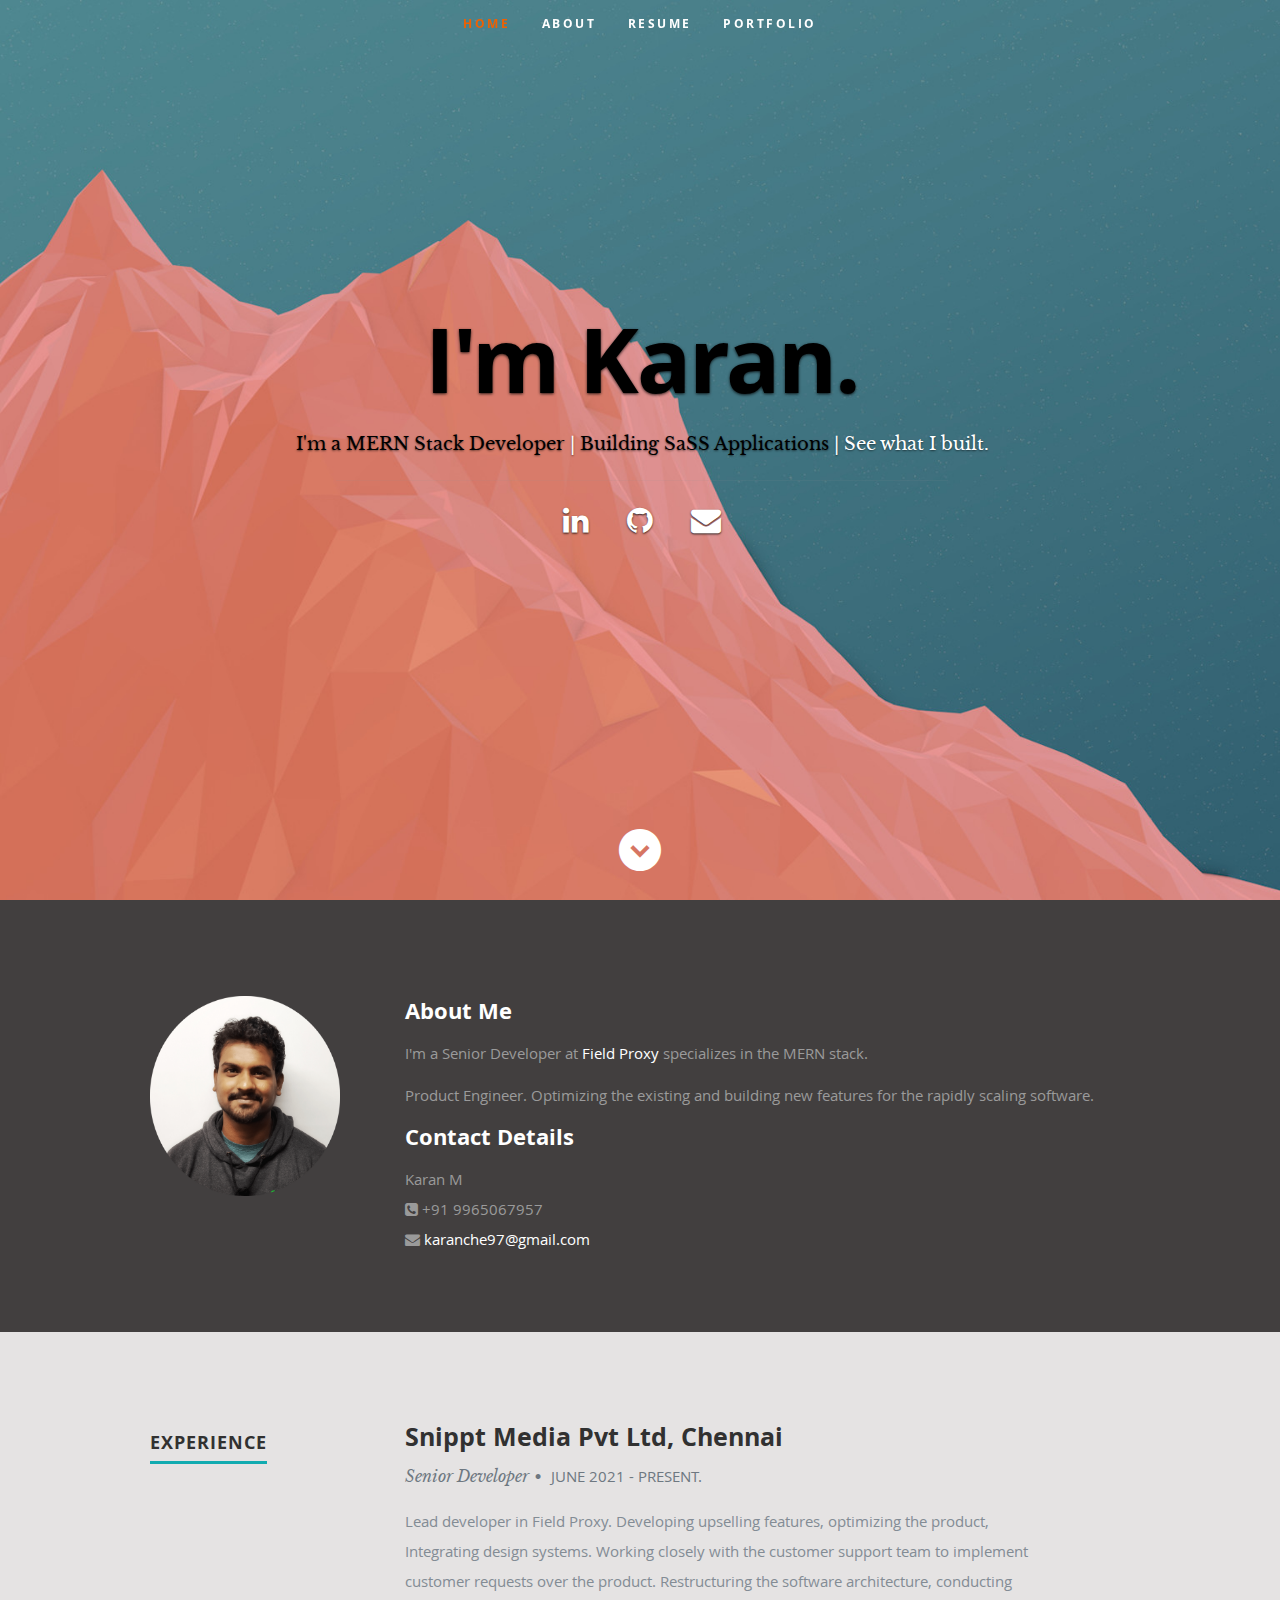
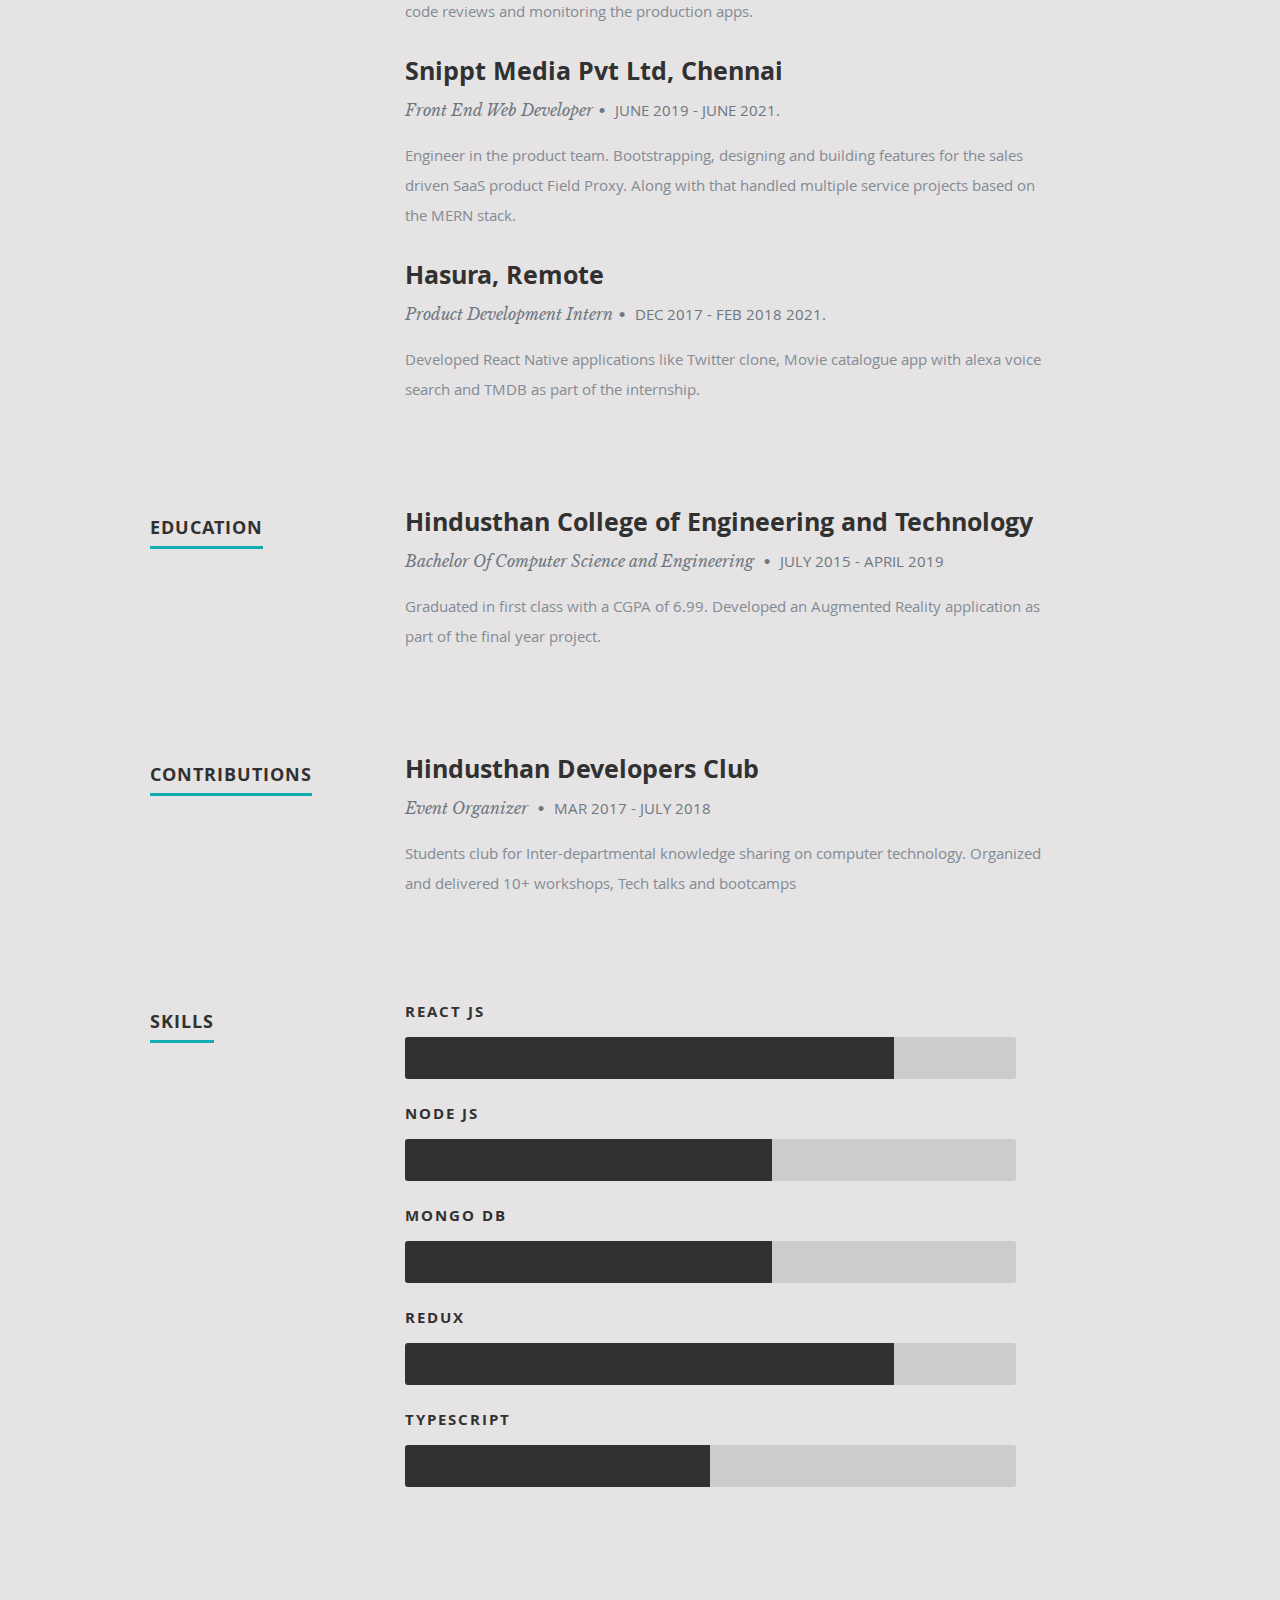
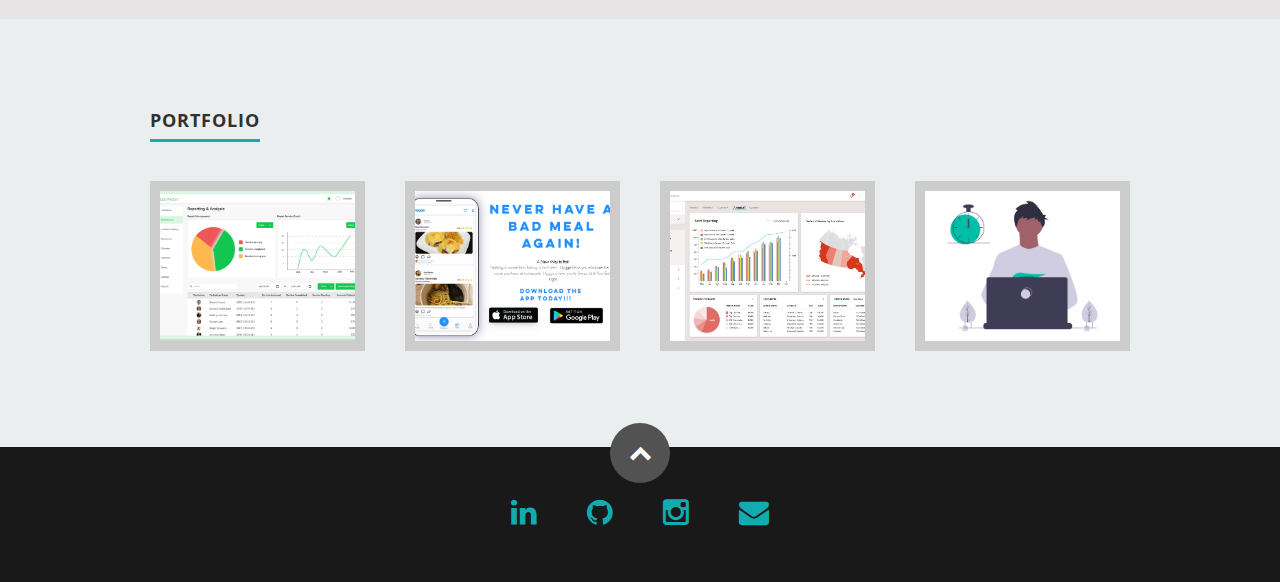
<file: index.html>
<!DOCTYPE html>
<!--[if lt IE 8 ]><html class="no-js ie ie7" lang="en"> <![endif]-->
<!--[if IE 8 ]><html class="no-js ie ie8" lang="en"> <![endif]-->
<!--[if (gte IE 8)|!(IE)]><!-->
<html class="no-js" lang="en">
<!--<![endif]-->

<head>

   <!--- Basic Page Needs
   ================================================== -->
   <meta charset="utf-8">
   <title>Karan</title>
   <meta name="description" content="">
   <meta name="author" content="karan">

   <!-- Mobile Specific Metas
   ================================================== -->
   <meta name="viewport" content="width=device-width, initial-scale=1, maximum-scale=1">

   <!-- CSS
    ================================================== -->
   <link rel="stylesheet" href="css/default.css">
   <link rel="stylesheet" href="css/layout.css">
   <link rel="stylesheet" href="css/media-queries.css">
   <link rel="stylesheet" href="css/magnific-popup.css">

   <!-- Script
   ================================================== -->
   <script src="js/modernizr.js"></script>

   <!-- Favicons
	================================================== -->
   <link rel="shortcut icon" href="favicon.png">

</head>

<body>

   <!-- Header
   ================================================== -->
   <header id="home">

      <nav id="nav-wrap">

         <a class="mobile-btn" href="#nav-wrap" title="Show navigation">Show navigation</a>
         <a class="mobile-btn" href="#" title="Hide navigation">Hide navigation</a>

         <ul id="nav" class="nav">
            <li class="current"><a class="smoothscroll" href="#home">Home</a></li>
            <li><a class="smoothscroll" href="#about">About</a></li>
            <li><a class="smoothscroll" href="#resume">Resume</a></li>
            <!--  <li><a class="smoothscroll" href="#portfolio">Works</a></li>
            <li><a class="smoothscroll" href="#testimonials">Testimonials</a></li> -->
            <li><a class="smoothscroll" href="#portfolio">Portfolio</a></li>
         </ul> <!-- end #nav -->

      </nav> <!-- end #nav-wrap -->

      <div class="row banner">
         <div class="banner-text">
            <h1 class="responsive-headline" style="color:black;">I'm Karan.</h1>
            <h3 style="color:black;">I'm a MERN Stack Developer<span> | </span> Building SaSS
               Applications <a class="smoothscroll" href="#portfolio"> | See what I built.</a>
            </h3>
            <hr />
            <ul class="social">
               <li><a target="_blank" rel="noopener noreferrer" href="https://www.linkedin.com/in/karanche/"><i
                        class="fa fa-linkedin"></i></a></li>
               <li><a target="_blank" rel="noopener noreferrer" href="https://github.com/KaranChe97"><i
                        class="fa fa-github"></i></a></li>
               <li><a target="_blank" rel="noopener noreferrer" href="mailto:karanche97@gmail.com"><i
                        class="fa fa-envelope"></i></a></li>
               <!-- <li><a target="_blank" rel="noopener noreferrer" href="https://www.instagram.com/karan__che/"><i
                        class="fa fa-instagram"></i></a></li> -->
            </ul>
         </div>
      </div>

      <p class="scrolldown">
         <a class="smoothscroll" href="#about"><i class="icon-down-circle"></i></a>
      </p>

   </header> <!-- Header End -->


   <!-- About Section
   ================================================== -->
   <section id="about">

      <div class="row">

         <div class="three columns">

            <img class="profile-pic" src="images/profile.png" alt="profile-pic" />

         </div>


         <div class="nine columns main-col">

            <h2>About Me</h2>

            <p> I'm a Senior Developer at <a target="_blank" href="https://fieldproxy.com/">
                  Field Proxy </a> specializes in the MERN stack. </p>
            <p>
               Product Engineer. Optimizing the existing and building new features for the rapidly scaling software.
            </p>
            <div class="row">

               <div class="columns contact-details">

                  <h2>Contact Details</h2>
                  <p class="address">
                     <span>Karan M</span><br />
                     <i class="fa fa-phone-square"></i> <span>+91 9965067957</span><br>
                     <i class="fa fa-envelope"></i> <a href="mailto:karanche97@gmail.com">
                        <span>karanche97@gmail.com</span> </a>
                     </span>
                  </p>
               </div>

            </div> <!-- end row -->

         </div> <!-- end .main-col -->
         <!-- <div class="columns download">
            <p>
               <a href="images/MyResume.pdf" class="button"><i class="fa fa-download"></i>Download Resume</a>
            </p>
         </div> -->
      </div>

   </section> <!-- About Section End-->


   <!-- Resume Section
   ================================================== -->
   <section id="resume">

      <!-- Education
      ----------------------------------------------- -->
      <div class="row education">

         <div class="three columns header-col">
            <h1><span>Experience</span></h1>
         </div>

         <div class="nine columns main-col">

            <div class="row item">
               <div class="twelve columns">
                  <h3>Snippt Media Pvt Ltd, Chennai </h3>
                  <p class="info">Senior Developer<span>&bull;</span> <em class="date">JUNE 2021 - PRESENT.</em></p>
                  <p>
                     Lead developer in Field Proxy. Developing upselling features, optimizing the
                     product, Integrating design systems. Working closely with the customer support
                     team to implement customer requests over the product. Restructuring the
                     software architecture, conducting code reviews and monitoring the production
                     apps.
               </div>
            </div> <!-- item end -->

            <div class="row item">
               <div class="twelve columns">
                  <h3>Snippt Media Pvt Ltd, Chennai </h3>
                  <p class="info"> Front End Web Developer<span>&bull;</span> <em class="date">JUNE 2019 - JUNE
                        2021.</em></p>
                  <p>
                     Engineer in the product team. Bootstrapping, designing and building features for the sales driven
                     SaaS product Field Proxy. Along with that handled multiple service projects based on the MERN
                     stack.
               </div>
            </div> <!-- item end -->

            <div class="row item">
               <div class="twelve columns">
                  <h3>Hasura, Remote </h3>
                  <p class="info"> Product Development Intern<span>&bull;</span> <em class="date">DEC 2017 - FEB 2018
                        2021.</em></p>
                  <p>
                     Developed React Native applications like Twitter clone, Movie catalogue app with alexa voice search
                     and TMDB as part of the internship.
               </div>
            </div> <!-- item end -->
         </div> <!-- main-col end -->

      </div> <!-- End Education -->

      <!-- Education
      ----------------------------------------------- -->
      <div class="row education">

         <div class="three columns header-col">
            <h1><span>Education</span></h1>
         </div>

         <div class="nine columns main-col">

            <div class="row item">

               <div class="twelve columns">
                  <h3>Hindusthan College of Engineering and Technology</h3>
                  <p class="info">Bachelor Of Computer Science and Engineering <span>&bull;</span> <em class="date">JULY
                        2015 - APRIL 2019</em></p>
                  <p>Graduated in first class with a CGPA of 6.99. Developed an Augmented Reality application as part of
                     the final year project.</p>
               </div>

            </div> <!-- item end -->



         </div> <!-- main-col end -->

      </div> <!-- End Education -->


      <!-- Work
      ----------------------------------------------- -->
      <div class="row work">

         <div class="three columns header-col">
            <h1><span>Contributions</span></h1>
         </div>

         <div class="nine columns main-col">

            <div class="row item">

               <div class="twelve columns">

                  <h3>Hindusthan Developers Club</h3>
                  <p class="info">Event Organizer <span>&bull;</span> <em class="date">MAR 2017 - JULY 2018</em></p>

                  <p>
                     Students club for Inter-departmental knowledge sharing on computer
                     technology. Organized and delivered 10+ workshops, Tech talks and bootcamps
                  </p>

               </div>

            </div> <!-- item end -->

         </div> <!-- main-col end -->

      </div> <!-- End Work -->


      <!-- Skills
      ----------------------------------------------- -->
      <div class="row skill">

         <div class="three columns header-col">
            <h1><span>Skills</span></h1>
         </div>

         <div class="nine columns main-col">


            <div class="bars">
               <ul class="skills">
                  <li><span class="bar-expand html5"></span><em>React JS</em></li>
                  <li><span class="bar-expand photoshop"></span><em>Node JS</em></li>
                  <li><span class="bar-expand photoshop"></span><em>Mongo DB</em></li>
                  <li><span class="bar-expand html5"></span><em>Redux</em></li>
                  <li><span class="bar-expand jquery"></span><em>Typescript</em></li>
               </ul>

            </div><!-- end skill-bars -->

         </div> <!-- main-col end -->

      </div> <!-- End skills -->

   </section> <!-- Resume Section End-->
   </section> <!-- Resume Section End-->

   <section id="portfolio">
      <div class="row">
         <div class="three columns header-col">
            <h1><span>Portfolio</span></h1>
         </div>
         <div class="twelve columns collapsed">

            <!-- portfolio-wrapper -->

            <div id="portfolio-wrapper" class="bgrid-quarters s-bgrid-thirds cf">
               <div class="columns portfolio-item">
                  <div class="item-wrap">
                     <a href="#modal-01" title="">
                        <img class="fit-image" alt="" src="images/portfolio/fieldproxy.png">
                        <div class="overlay">
                           <div class="portfolio-item-meta">
                              <h5>Field Proxy</h5>
                              <p>No Code SaSS Platform.</p>
                           </div>
                        </div>
                        <div class="link-icon"><i class="icon-plus"></i></div>
                     </a>
                  </div>
               </div> <!-- item end -->
               <div class="columns portfolio-item">
                  <div class="item-wrap">
                     <a href="#modal-02" title="">
                        <img alt="" class="fit-image" src="images/portfolio/hygge.png">
                        <div class="overlay">
                           <div class="portfolio-item-meta">
                              <h5>Hygge </h5>
                              <p>Dish Discovery Platform</p>
                           </div>
                        </div>
                        <div class="link-icon"><i class="icon-plus"></i></div>
                     </a>
                  </div>
               </div> <!-- item end -->
               <div class="columns portfolio-item">
                  <div class="item-wrap">
                     <a href="#modal-03" title="">
                        <img alt="" class="fit-image" src="images/portfolio/liveinsights.jpg">
                        <div class="overlay">
                           <div class="portfolio-item-meta">
                              <h5>Live Insights</h5>
                              <p>SaSS for Sales</p>
                           </div>
                        </div>
                        <div class="link-icon"><i class="icon-plus"></i></div>
                     </a>
                  </div>
               </div> <!-- item end -->
               <div class="columns portfolio-item">
                  <div class="item-wrap">
                     <a href="#modal-04" title="">
                        <img alt="" class="fit-image" src="images/portfolio/mern.png">
                        <div class="overlay">
                           <div class="portfolio-item-meta">
                              <h5>Others</h5>
                              <p></p>
                           </div>
                        </div>
                        <div class="link-icon"><i class="icon-plus"></i></div>
                     </a>
                  </div>
               </div>

            </div> <!-- portfolio-wrapper end -->
         </div> <!-- twelve columns end -->



         <!-- Modal Popup
	      --------------------------------------------------------------- -->
         <div id="modal-01" class="popup-modal mfp-hide">
            <img class="scale-with-grid" src="images/portfolio/fieldproxy.png" alt="" />
            <div class="description-box">
               <h4>Field Proxy</h4>
               <p>No Code SaSS platoform to manage field teams. Developed web portal for the managers to organize and
                  monitor their field teams work. Developed and maintaining micro services, admin dashboards, code
                  deployment. </p>
               <span class="categories"><i class="fa fa-tag"></i>Product Team, Full Stack</span>
            </div>
            <div class="link-box">
               <a href="https://fieldproxy.com/" target="_blank">Explore</a>
               <a class="popup-modal-dismiss">Close</a>
            </div>
         </div><!-- modal-01 End -->
         <div id="modal-02" class="popup-modal mfp-hide">
            <img class="scale-with-grid" src="images/portfolio/hygge.png" alt="" />
            <div class="description-box">
               <h4>Hygge</h4>
               <p>
                  Hygge is a location-based technology platform dedicated to improving how people discover new
                  experiences. Developed web portal for restaurant owners and admin dashboard.</p>
               <span class="categories"><i class="fa fa-tag"></i> Front End</span>
            </div>
            <div class="link-box">
               <a href="https://www.hyggetheapp.com/" target="_blank">Explore</a>
               <a class="popup-modal-dismiss">Close</a>
            </div>
         </div><!-- modal-02 End -->
         <div id="modal-03" class="popup-modal mfp-hide">
            <img class="scale-with-grid" src="images/portfolio/liveinsights.jpg" alt="" />
            <div class="description-box">
               <h4>Live Insights</h4>
               <p>SaSS platform CPG Companies.Provides insights on SKUs sold by banners, regions
                  Provides intelligence on top selling products, fastest growing products and much more.
                  Developed web dashboard using React with interactive charts. </p>
               <span class="categories"><i class="fa fa-tag"></i>Front End</span>
            </div>
            <div class="link-box">
               <a href="https://www.liveinsights.ai/" target="_blank">Explore</a>
               <a class="popup-modal-dismiss">Close</a>
            </div>
         </div><!-- modal-03 End -->
         <div id="modal-04" class="popup-modal mfp-hide">
            <img class="scale-with-grid" src="images/portfolio/mern.png" alt="" />
            <div class="description-box">
               <h4>Other Projects</h4>
               <p>Built 5+ other projects with modules like interactive charts, admin panels, backend services using
                  MERN stack </p>
               <span class="categories"><i class="fa fa-tag"></i>MERN</span>
            </div>
            <div class="link-box">
               <a class="popup-modal-dismiss">Close</a>
            </div>
         </div><!-- modal-04 End -->

      </div><!-- modal-01 End -->
      </div> <!-- row End -->
   </section> <!-- Portfolio Section End-->



   <!-- Testimonials Section
   ================================================== --
   <section id="testimonials">
      <div class="text-container">
         <div class="row">
            <div class="two columns header-col">
               <h1><span>Client Testimonials</span></h1>
            </div>
            <div class="ten columns flex-container">
               <div class="flexslider">
                  <ul class="slides">
                     <li>
                        <blockquote>
                           <p>Your work is going to fill a large part of your life, and the only way to be truly satisfied is
                           to do what you believe is great work. And the only way to do great work is to love what you do.
                           If you haven't found it yet, keep looking. Don't settle. As with all matters of the heart, you'll know when you find it.
                           </p>
                           <cite>Steve Jobs</cite>
                        </blockquote>
                     </li> <!-- slide ends --
                     <li>
                        <blockquote>
                           <p>This is Photoshop's version  of Lorem Ipsum. Proin gravida nibh vel velit auctor aliquet.
                           Aenean sollicitudin, lorem quis bibendum auctor, nisi elit consequat ipsum, nec sagittis sem
                           nibh id elit. Duis sed odio sit amet nibh vulputate cursus a sit amet mauris.
                           </p>
                           <cite>Mr. Adobe</cite>
                        </blockquote>
                     </li> <!-- slide ends --
                  </ul>
               </div> <!-- div.flexslider ends -->

   <!--    </div> <!-- div.flex-container ends --
         </div> <!-- row ends --
       </div>  <!-- text-container ends --
   </section> <- Testimonials Section End-->



   <!-- footer
   ================================================== -->
   <footer>
      <section id="contact">
         <div class="row">

            <div class="twelve columns">
               <ul class="social-links">
                  <li><a target="_blank" rel="noopener noreferrer" href="https://www.linkedin.com/in/karanche/"><i
                           class="fa fa-linkedin"></i></a></li>
                  <li><a target="_blank" rel="noopener noreferrer" href="https://github.com/KaranChe97"><i
                           class="fa fa-github"></i></a></li>
                  <li><a target="_blank" rel="noopener noreferrer" href="https://www.instagram.com/karan__che/"><i
                           class="fa fa-instagram"></i></a></li>
                  <li><a target="_blank" rel="noopener noreferrer" href="mailto:karanche97@gmail.com"><i
                           class="fa fa-envelope"></i></a></li>
               </ul>
            </div>

            <div id="go-top"><a class="smoothscroll" title="Back to Top" href="#home"><i class="icon-up-open"></i></a>
            </div>

         </div>
      </section>
   </footer> <!-- Footer End-->

   <!-- Java Script
   ================================================== -->
   <script src="http://ajax.googleapis.com/ajax/libs/jquery/1.10.2/jquery.min.js"></script>
   <script>window.jQuery || document.write('<script src="js/jquery-1.10.2.min.js"><\/script>')</script>
   <script type="text/javascript" src="js/jquery-migrate-1.2.1.min.js"></script>

   <script src="js/jquery.flexslider.js"></script>
   <script src="js/waypoints.js"></script>
   <script src="js/jquery.fittext.js"></script>
   <script src="js/magnific-popup.js"></script>
   <script src="js/init.js"></script>

</body>

</html>
</file>
<file: css/default.css>
/*
=====================================================================
*   Ceevee v1.0 Default Stylesheet
*   url: styleshout.com
*   03-17-2014
=====================================================================

TOC:
a. Webfonts and Icon fonts
b. Reset
c. Default Styles
   1. Basic
   2. Typography
   3. Links
   4. Images
   5. Buttons
   6. Forms
d. Grid
e. Others
   1. Clearing
   2. Misc

=====================================================================  */

/* ------------------------------------------------------------------ */
/* a. Webfonts and Icon fonts
 ------------------------------------------------------------------ */

@import url("fonts.css");
@import url("fontello/css/fontello.css");
@import url("font-awesome/css/font-awesome.min.css");

/* ------------------------------------------------------------------
/* b. Reset
      Adapted from:
      Normalize.css - https://github.com/necolas/normalize.css/
      HTML5 Doctor Reset - html5doctor.com/html-5-reset-stylesheet/
/* ------------------------------------------------------------------ */

html, body, div, span, object, iframe,
h1, h2, h3, h4, h5, h6, p, blockquote, pre,
abbr, address, cite, code,
del, dfn, em, img, ins, kbd, q, samp,
small, strong, sub, sup, var,
b, i,
dl, dt, dd, ol, ul, li,
fieldset, form, label, legend,
table, caption, tbody, tfoot, thead, tr, th, td,
article, aside, canvas, details, figcaption, figure,
footer, header, hgroup, menu, nav, section, summary,
time, mark, audio, video {
   margin: 0;
   padding: 0;
   border: 0;
   outline: 0;
   font-size: 100%;
   vertical-align: baseline;
   background: transparent;
}

article,aside,details,figcaption,figure,
footer,header,hgroup,menu,nav,section {
   display: block;
}

audio,
canvas,
video {
   display: inline-block;
}

audio:not([controls]) {
   display: none;
   height: 0;
}

[hidden] { display: none; }

code, kbd, pre, samp {
   font-family: monospace, serif;
   font-size: 1em;
}

pre {
   white-space: pre;
   white-space: pre-wrap;
   word-wrap: break-word;
}

blockquote, q { quotes: &#8220 &#8220; }

blockquote:before, blockquote:after,
q:before, q:after {
   content: '';
   content: none;
}

ins {
   background-color: #ff9;
   color: #000;
   text-decoration: none;
}

mark {
   background-color: #A7F4F6;
   color: #555;
}

del { text-decoration: line-through; }

abbr[title], dfn[title] {
   border-bottom: 1px dotted;
   cursor: help;
}

table {
   border-collapse: collapse;
   border-spacing: 0;
}


/* ------------------------------------------------------------------ */
/* c. Default and Basic Styles
      Adapted from:
      Skeleton CSS Framework - http://www.getskeleton.com/
      Typeplate Typographic Starter Kit - http://typeplate.com/
/* ------------------------------------------------------------------ */

/*  1. Basic  ------------------------------------------------------- */

*,
*:before,
*:after {
   -moz-box-sizing: border-box;
   -webkit-box-sizing: border-box;
   box-sizing: border-box;
}

html {
   font-size: 62.5%;
   -webkit-font-smoothing: antialiased;
}

body {
   background: #fff;
   font-family: 'opensans-regular', sans-serif;
   font-weight: normal;
   font-size: 15px;
   line-height: 30px;
	color: #838C95;

   -webkit-font-smoothing: antialiased; /* Fix for webkit rendering */
	-webkit-text-size-adjust: 100%;
}

/*  2. Typography
       Vertical rhythm with leading derived from 6
--------------------------------------------------------------------- */

h1, h2, h3, h4, h5, h6 {
   color: #313131;
	font-family: 'opensans-bold', sans-serif;
   font-weight: normal;
}
h1 a, h2 a, h3 a, h4 a, h5 a, h6 a { font-weight: inherit; }
h1 { font-size: 38px; line-height: 42px; margin-bottom: 12px; letter-spacing: -1px; }
h2 { font-size: 28px; line-height: 36px; margin-bottom: 6px; }
h3 { font-size: 22px; line-height: 30px; margin-bottom: 12px; }
h4 { font-size: 20px; line-height: 30px; margin-bottom: 6px; }
h5 { font-size: 18px; line-height: 30px; }
h6 { font-size: 14px; line-height: 30px; }
.subheader { }

p { margin: 0 0 30px 0; }
p img { margin: 0; }
p.lead {
   font: 19px/36px 'opensans-light', sans-serif;
   margin-bottom: 18px;
}

/* for 'em' and 'strong' tags, font-size and line-height should be same with
the body tag due to rendering problems in some browsers */
em { font: 15px/30px 'opensans-italic', sans-serif; }
strong, b { font: 15px/30px 'opensans-bold', sans-serif; }
small { font-size: 11px; line-height: inherit; }

/*	Blockquotes */
blockquote {
   margin: 30px 0px;
   padding-left: 40px;
   position: relative;
}
blockquote:before {
   content: "\201C";
   opacity: 0.45;
   font-size: 80px;
   line-height: 0px;
   margin: 0;
   font-family: arial, sans-serif;

   position: absolute;
   top:  30px;
	left: 0;
}
blockquote p {
   font-family: 'librebaskerville-italic', serif;
   padding: 0;
   font-size: 18px;
   line-height: 36px;
}
blockquote cite {
   display: block;
   font-size: 12px;
   font-style: normal;
   line-height: 18px;
}
blockquote cite:before { content: "\2014 \0020"; }
blockquote cite a,
blockquote cite a:visited { color: #8B9798; border: none }

/* ---------------------------------------------------------------------
/*  Pull Quotes Markup
/*
    <aside class="pull-quote">
		<blockquote>
			<p></p>
		</blockquote>
	 </aside>
/*
/* --------------------------------------------------------------------- */
.pull-quote {
   position: relative;
	padding: 18px 30px 18px 0px;
}
.pull-quote:before,
.pull-quote:after {
	height: 1em;
	opacity: 0.45;
	position: absolute;
	font-size: 80px;
   font-family: Arial, Sans-Serif;
}
.pull-quote:before {
	content: "\201C";
	top:  33px;
	left: 0;
}
.pull-quote:after {
	content: '\201D';
	bottom: -33px;
	right: 0;
}
.pull-quote blockquote {
   margin: 0;
}
.pull-quote blockquote:before {
   content: none;
}

/* Abbreviations */
abbr {
   font-family: 'opensans-bold', sans-serif;
	font-variant: small-caps;
	text-transform: lowercase;
   letter-spacing: .5px;
	color: gray;
}
abbr:hover { cursor: help; }

/* drop cap */
.drop-cap:first-letter {
	float: left;
	margin: 0;
	padding: 14px 6px 0 0;
	font-size: 84px;
	font-family: /* Copperplate */ 'opensans-bold', sans-serif;
   line-height: 60px;
	text-indent: 0;
	background: transparent;
	color: inherit;
}

hr { border: solid #E3E3E3; border-width: 1px 0 0; clear: both; margin: 11px 0 30px; height: 0; }


/*  3. Links  ------------------------------------------------------- */

a, a:visited {
   text-decoration: none;
   outline: 0;
   color: #11ABB0;

   -webkit-transition: color .3s ease-in-out;
   -moz-transition: color .3s ease-in-out;
   -o-transition: color .3s ease-in-out;
   transition: color .3s ease-in-out;
}
a:hover, a:focus { color: #313131; }
p a, p a:visited { line-height: inherit; }


/*  4. List  --------------------------------------------------------- */

ul, ol { margin-bottom: 24px; margin-top: 12px; }
ul { list-style: none outside; }
ol { list-style: decimal; }
ol, ul.square, ul.circle, ul.disc { margin-left: 30px; }
ul.square { list-style: square outside; }
ul.circle { list-style: circle outside; }
ul.disc { list-style: disc outside; }
ul ul, ul ol,
ol ol, ol ul { margin: 6px 0 6px 30px; }
ul ul li, ul ol li,
ol ol li, ol ul li { margin-bottom: 6px; }
li { line-height: 18px; margin-bottom: 12px; }
ul.large li { }
li p { }

/* ---------------------------------------------------------------------
/*  Stats Tab Markup

    <ul class="stats-tabs">
		<li><a href="#">[value]<b>[name]</b></a></li>
	 </ul>

    Extend this object into your markup.
/*
/* --------------------------------------------------------------------- */
.stats-tabs {
   padding: 0;
   margin: 24px 0;
}
.stats-tabs li {
	display: inline-block;
	margin: 0 10px 18px 0;
	padding: 0 10px 0 0;
	border-right: 1px solid #ccc;
}
.stats-tabs li:last-child {
	margin: 0;
	padding: 0;
	border: none;
}
.stats-tabs li a {
	display: inline-block;
	font-size: 22px;
	font-family: 'opensans-bold', sans-serif;
   border: none;
   color: #313131;
}
.stats-tabs li a:hover {
   color:#11ABB0;
}
.stats-tabs li a b {
	display: block;
	margin: 6px 0 0 0;
	font-size: 13px;
	font-family: 'opensans-regular', sans-serif;
   color: #8B9798;
}

/* definition list */
dl { margin: 12px 0; }
dt { margin: 0; color:#11ABB0; }
dd { margin: 0 0 0 20px; }

/* Lining Definition Style Markup */
.lining dt,
.lining dd {
	display: inline;
	margin: 0;
}
.lining dt + dt:before,
.lining dd + dt:before {
	content: "\A";
	white-space: pre;
}
.lining dd + dd:before {
	content: ", ";
}
.lining dd:before {
	content: ": ";
	margin-left: -0.2em;
}

/* Dictionary Definition Style Markup */
.dictionary-style dt {
	display: inline;
	counter-reset: definitions;
}
.dictionary-style dt + dt:before {
	content: ", ";
	margin-left: -0.2em;
}
.dictionary-style dd {
	display: block;
	counter-increment: definitions;
}
.dictionary-style dd:before {
	content: counter(definitions, decimal) ". ";
}

/* Pagination */
.pagination {
   margin: 36px auto;
   text-align: center;
}
.pagination ul li {
   display: inline-block;
   margin: 0;
   padding: 0;
}
.pagination .page-numbers {
   font: 15px/18px 'opensans-bold', sans-serif;
   display: inline-block;
   padding: 6px 10px;
   margin-right: 3px;
   margin-bottom: 6px;
	color: #6E757C;
	background-color: #E6E8EB;

	-webkit-transition: all 200ms ease-in-out;
	-moz-transition: all 200ms ease-in-out;
	-o-transition: all 200ms ease-in-out;
	-ms-transition: all 200ms ease-in-out;
	transition: all 200ms ease-in-out;

   -moz-border-radius: 3px;
   -webkit-border-radius: 3px;
   -khtml-border-radius: 3px;
	border-radius: 3px;
}
.pagination .page-numbers:hover {
   background: #838A91;
   color: #fff;
}
.pagination .current,
.pagination .current:hover {
   background-color: #11ABB0;
   color: #fff;
}
.pagination .inactive,
.pagination .inactive:hover {
   background-color: #E6E8EB;
	color: #A9ADB2;
}
.pagination .prev, .pagination .next {}

/*  5. Images  --------------------------------------------------------- */

img {
   max-width: 100%;
   height: auto;
}
img.pull-right { margin: 12px 0px 0px 18px; }
img.pull-left { margin: 12px 18px 0px 0px; }

/*  6. Buttons  --------------------------------------------------------- */

.button,
.button:visited,
button,
input[type="submit"],
input[type="reset"],
input[type="button"] {
   font: 16px/30px 'opensans-bold', sans-serif;
   background: #11ABB0;
   display: inline-block;
	text-decoration: none;
   letter-spacing: 0;
   color: #fff;
	padding: 12px 20px;
	margin-bottom: 18px;
   border: none;
   cursor: pointer;
   height: auto;

   -webkit-transition: all .2s ease-in-out;
	-moz-transition: all .2s ease-in-out;
	-o-transition: all .2s ease-in-out;
	-ms-transition: all .2s ease-in-out;
	transition: all .2s ease-in-out;

   -moz-border-radius: 3px;
   -webkit-border-radius: 3px;
   -khtml-border-radius: 3px;
   border-radius: 3px;
}

.button:hover,
button:hover,
input[type="submit"]:hover,
input[type="reset"]:hover,
input[type="button"]:hover {
   background: #3d4145;
   color: #fff;
}

.button:active,
button:active,
input[type="submit"]:active,
input[type="reset"]:active,
input[type="button"]:active {
   background: #3d4145;
   color: #fff;
}

.button.full-width,
button.full-width,
input[type="submit"].full-width,
input[type="reset"].full-width,
input[type="button"].full-width {
	width: 100%;
	padding-left: 0 !important;
	padding-right: 0 !important;
	text-align: center;
}

/* Fix for odd Mozilla border & padding issues */
button::-moz-focus-inner,
input::-moz-focus-inner {
    border: 0;
    padding: 0;
}


/*  7. Forms  --------------------------------------------------------- */

form { margin-bottom: 24px; }
fieldset { margin-bottom: 24px; }

input[type="text"],
input[type="password"],
input[type="email"],
textarea,
select {
   display: block;
   padding: 18px 15px;
   margin: 0 0 24px 0;
   border: 0;
   outline: none;
   vertical-align: middle;
   min-width: 225px;
	max-width: 100%;
   font-size: 15px;
   line-height: 24px;
	color: #647373;
	background: #D3D9D9;

}

/* select { padding: 0;
   width: 220px;
   } */

input[type="text"]:focus,
input[type="password"]:focus,
input[type="email"]:focus,
textarea:focus {
   color: #B3B7BC;
	background-color: #3d4145;
}

textarea { min-height: 220px; }

label,
legend {
   font: 16px/24px 'opensans-bold', sans-serif;
	margin: 12px 0;
   color: #3d4145;
   display: block;
}
label span,
legend span {
	color: #8B9798;
   font: 14px/24px 'opensans-regular', sans-serif;
}

input[type="checkbox"],
input[type="radio"] {
    font-size: 15px;
    color: #737373;
}

input[type="checkbox"] { display: inline; }

/* ------------------------------------------------------------------ */
/* d. Grid
---------------------------------------------------------------------
   gutter = 40px.
/* ------------------------------------------------------------------ */

/* default
--------------------------------------------------------------- */
.row {
   width: 96%;
   max-width: 1020px;
   margin: 0 auto;
}
/* fixed width for IE8 */
.ie .row { width: 1000px ; }

.narrow .row { max-width: 980px; }

.row .row { width: auto; max-width: none; margin: 0 -20px; }

/* row clearing */
.row:before,
.row:after {
    content: " ";
    display: table;
}
.row:after {
    clear: both;
}

.column, .columns {
   position: relative;
   padding: 0 20px;
   min-height: 1px;
   float: left;
}
.column.centered, .columns.centered  {
    float: none;
    margin: 0 auto;
}

/* removed gutters */
.row.collapsed > .column,
.row.collapsed > .columns,
.column.collapsed, .columns.collapsed  { padding: 0; }

[class*="column"] + [class*="column"]:last-child { float: right; }
[class*="column"] + [class*="column"].end { float: right; }

/* column widths */
.row .one         { width: 8.33333%; }
.row .two         { width: 16.66667%; }
.row .three       { width: 25%; }
.row .four        { width: 33.33333%; }
.row .five        { width: 41.66667%; }
.row .six         { width: 50%; }
.row .seven       { width: 58.33333%; }
.row .eight       { width: 66.66667%; }
.row .nine        { width: 75%; }
.row .ten         { width: 83.33333%; }
.row .eleven      { width: 91.66667%; }
.row .twelve      { width: 100%; }

/* Offsets */
.row .offset-1    { margin-left: 8.33333%; }
.row .offset-2    { margin-left: 16.66667%; }
.row .offset-3    { margin-left: 25%; }
.row .offset-4    { margin-left: 33.33333%; }
.row .offset-5    { margin-left: 41.66667%; }
.row .offset-6    { margin-left: 50%; }
.row .offset-7    { margin-left: 58.33333%; }
.row .offset-8    { margin-left: 66.66667%; }
.row .offset-9    { margin-left: 75%; }
.row .offset-10   { margin-left: 83.33333%; }
.row .offset-11   { margin-left: 91.66667%; }

/* Push/Pull */
.row .push-1      { left: 8.33333%; }
.row .pull-1      { right: 8.33333%; }
.row .push-2      { left: 16.66667%; 	}
.row .pull-2      { right: 16.66667%; }
.row .push-3      { left: 25%; }
.row .pull-3      { right: 25%;	}
.row .push-4      { left: 33.33333%; }
.row .pull-4      { right: 33.33333%; }
.row .push-5      { left: 41.66667%; }
.row .pull-5      { right: 41.66667%; }
.row .push-6      { left: 50%; }
.row .pull-6      { right: 50%; }
.row .push-7      { left: 58.33333%; }
.row .pull-7      { right: 58.33333%; }
.row .push-8      { left: 66.66667%; 	}
.row .pull-8      { right: 66.66667%; }
.row .push-9      { left: 75%; }
.row .pull-9      { right: 75%; }
.row .push-10     { left: 83.33333%; }
.row .pull-10     { right: 83.33333%; }
.row .push-11     { left: 91.66667%; }
.row .pull-11     { right: 91.66667%; }

/* block grids
--------------------------------------------------------------------- */
.bgrid-sixths [class*="column"]   { width: 16.66667%; }
.bgrid-quarters [class*="column"] { width: 25%; }
.bgrid-thirds [class*="column"]   { width: 33.33333%; }
.bgrid-halves [class*="column"]   { width: 50%; }

[class*="bgrid"] [class*="column"] + [class*="column"]:last-child { float: left; }

/* Left clearing for block grid columns - columns that changes width in
different screen sizes. Allows columns with different heights to align
properly.
--------------------------------------------------------------------- */
.first { clear: left; }   /* first column in default screen */
.s-first { clear: none; } /* first column in smaller screens */

/* smaller screens
--------------------------------------------------------------- */
@media only screen and (max-width: 900px) {

   /* block grids on small screens */
   .s-bgrid-sixths [class*="column"]   { width: 16.66667%; }
   .s-bgrid-quarters [class*="column"] { width: 25%; }
   .s-bgrid-thirds [class*="column"]   { width: 33.33333%; }
   .s-bgrid-halves [class*="column"]   { width: 50%; }

   /* block grids left clearing */
   .first { clear: none; }
   .s-first { clear: left; }

}

/* mobile wide/smaller tablets
--------------------------------------------------------------- */
@media only screen and (max-width: 767px) {

   .row {
	   width: 460px;
	   margin: 0 auto;
      padding: 0;
	}
   .column, .columns {
	   width: auto !important;
	   float: none;
	   margin-left: 0;
	   margin-right: 0;
      padding: 0 30px;
   }
   .row .row { width: auto; max-width: none; margin: 0 -30px; }

   [class*="column"] + [class*="column"]:last-child { float: none; }
   [class*="bgrid"] [class*="column"] + [class*="column"]:last-child { float: none; }

   /* Offsets */
   .row .offset-1    { margin-left: 0%; }
   .row .offset-2    { margin-left: 0%; }
   .row .offset-3    { margin-left: 0%; }
   .row .offset-4    { margin-left: 0%; }
   .row .offset-5    { margin-left: 0%; }
   .row .offset-6    { margin-left: 0%; }
   .row .offset-7    { margin-left: 0%; }
   .row .offset-8    { margin-left: 0%; }
   .row .offset-9    { margin-left: 0%; }
   .row .offset-10   { margin-left: 0%; }
   .row .offset-11   { margin-left: 0%; }
}

/* mobile narrow
--------------------------------------------------------------- */
@media only screen and (max-width: 460px) {

   .row { width: auto; }

}

/* larger screens
--------------------------------------------------------------- */
@media screen and (min-width: 1200px) {

   .wide .row { max-width: 1180px; }

}

/* ------------------------------------------------------------------ */
/* e. Others
/* ------------------------------------------------------------------ */

/*  1. Clearing
    (http://nicolasgallagher.com/micro-clearfix-hack/
--------------------------------------------------------------------- */

.cf:before,
.cf:after {
    content: " ";
    display: table;
}
.cf:after {
    clear: both;
}

/*  2. Misc -------------------------------------------------------- */

.remove-bottom { margin-bottom: 0 !important; }
.half-bottom { margin-bottom: 12px !important; }
.add-bottom { margin-bottom: 24px !important; }
.no-border { border: none; }

.text-center  { text-align: center !important; }
.text-left    { text-align: left !important; }
.text-right   { text-align: right !important; }
.pull-left    { float: left !important; }
.pull-right   { float: right !important; }
.align-center {
	margin-left: auto !important;
	margin-right: auto !important;
	text-align: center !important;
}
</file>
<file: css/layout.css>
/*
=====================================================================
*   Ceevee v1.0 Layout Stylesheet
*   url: styleshout.com
*   03-18-2014
=====================================================================

   TOC:
   a. General Styles
   b. Header Styles
   c. About Section
   d. Resume Section
   e. Portfolio Section
   f. Call To Action Section
   g. Testimonials Section
   h. Contact Section
   i. Footer

===================================================================== */

/* ------------------------------------------------------------------ */
/* a. General Styles
/* ------------------------------------------------------------------ */

body { background: #848080; }

/* ------------------------------------------------------------------ */
/* b. Header Styles
/* ------------------------------------------------------------------ */

header {
   position: relative;
   height: 800px;
   min-height: 500px;
   width: 100%;
   background: #161415 url(../images/header-background.jpg) no-repeat top center;
   background-size: cover !important;
	-webkit-background-size: cover !important;
   text-align: center;
   overflow: hidden;
}

/* vertically center banner section */
header:before {
   content: '';
   display: inline-block;
   vertical-align: middle;
   height: 100%;
}
header .banner {
   display: inline-block;
   vertical-align: middle;
   margin: 0 auto;
   width: 85%;
   padding-bottom: 30px;s
   text-align: center;
}

header .banner-text { width: 100%; }
header .banner-text h1 {
   font: 90px/1.1em 'opensans-bold', sans-serif;
   color: #fff;
   letter-spacing: -2px;
   margin: 0 auto 18px auto;
   text-shadow: 0px 1px 3px rgba(0, 0, 0, .8);
}
header .banner-text h3 {
   font: 18px/1.9em 'librebaskerville-regular', serif;
   color: #A8A8A8;
   margin: 0 auto;
   width: 70%;
   text-shadow: 0px 1px 2px rgba(0, 0, 0, .5);
}
header .banner-text h3 span,
header .banner-text h3 a {
   color: #fff;
}
header .banner-text hr {
   width: 60%;
   margin: 18px auto 24px auto;
   border-color: #2F2D2E;
   border-color: rgba(150, 150, 150, .1);
}

/* header social links */
header .social {
   margin: 24px 0;
   padding: 0;
   font-size: 30px;
   text-shadow: 0px 1px 2px rgba(0, 0, 0, .8);
}
header .social li {
   display: inline-block;
   margin: 0 15px;
   padding: 0;
}
header .social li a { color: #fff; }
header .social li a:hover { color: #11ABB0; }

/* scrolldown link */
header .scrolldown a {
   position: absolute;
   bottom: 30px;
   left: 50%;
   margin-left: -29px;
   color: #fff;
   display: block;
   height: 42px;
   width: 42px;
   font-size: 42px;
   line-height: 42px;
   color: #fff;
   border-radius: 100%;

   -webkit-transition: all .3s ease-in-out;
   -moz-transition: all .3s ease-in-out;
   -o-transition: all .3s ease-in-out;
   transition: all .3s ease-in-out;
}
header .scrolldown a:hover { color: #11ABB0; }

/* primary navigation
--------------------------------------------------------------------- */
#nav-wrap ul, #nav-wrap li, #nav-wrap a {
	 margin: 0;
	 padding: 0;
	 border: none;
	 outline: none;
}

/* nav-wrap */
#nav-wrap {
   font: 12px 'opensans-bold', sans-serif;
   width: 100%;
   text-transform: uppercase;
   letter-spacing: 2.5px;
   margin: 0 auto;
   z-index: 100;
   position: fixed;
   left: 0;
   top: 0;
}
.opaque { background-color: #333; }

/* hide toggle button */
#nav-wrap > a.mobile-btn { display: none; }

ul#nav {
   min-height: 48px;
   width: auto;

   /* center align the menu */
   text-align: center;
}
ul#nav li {
   position: relative;
   list-style: none;
   height: 48px;
   display: inline-block;
}

/* Links */
ul#nav li a {

/* 8px padding top + 8px padding bottom + 32px line-height = 48px */

   display: inline-block;
   padding: 8px 13px;
   line-height: 32px;
	text-decoration: none;
   text-align: left;
   color: #fff;

	-webkit-transition: color .2s ease-in-out;
	-moz-transition: color .2s ease-in-out;
	-o-transition: color .2s ease-in-out;
	-ms-transition: color .2s ease-in-out;
	transition: color .2s ease-in-out;
}

ul#nav li a:active { background-color: transparent !important; }
ul#nav li.current a { color: #F06000; }


/* ------------------------------------------------------------------ */
/* c. About Section
/* ------------------------------------------------------------------ */

#about {
   background: #423f3f;
   padding-top: 96px;
   padding-bottom: 66px;
   overflow: hidden;
}

#about a, #about a:visited  { color: #fff; }
#about a:hover, #about a:focus { color: #11ABB0; }

#about h2 {
   font: 22px/30px 'opensans-bold', sans-serif;
   color: #fff;
   margin-bottom: 12px;
}
#about p {
   line-height: 30px;
   color: #9a9a9a;
   margin-bottom: 12px;
}
#about .profile-pic {
   position: relative;
   width: 190px;
   height: 200px;
   border-radius:25%;
}
#about .contact-details { width: 41.66667%; }
#about .download {
   width: 58.33333%;
   padding-top: 6px;
}
#about .main-col { padding-right: 5%; }
#about .download .button {
   margin-top: 6px;
   background: #444;
}
#about .download .button:hover {
   background: #fff;
   color: #2B2B2B;
}
#about .download .button i {
   margin-right: 15px;
   font-size: 20px;
}


/* ------------------------------------------------------------------ */
/* d. Resume Section
/* ------------------------------------------------------------------ */

#resume {
   background: #e5e3e3;
   padding-top: 90px;
   padding-bottom: 72px;
   overflow: hidden;
}

#resume a, #resume a:visited  { color: #11ABB0; }
#resume a:hover, #resume a:focus { color: #313131; }

#resume h1 {
   font: 18px/24px 'opensans-bold', sans-serif;
   text-transform: uppercase;
   letter-spacing: 1px;
}
#resume h1 span {
   border-bottom: 3px solid #11ABB0;
   padding-bottom: 6px;
}
#resume h3 {
   font: 25px/30px 'opensans-bold', sans-serif;
}

#resume .header-col { padding-top: 9px; }
#resume .main-col { padding-right: 10%; }

.education, .work {
   margin-bottom: 48px;
   padding-bottom: 24px;
   border-bottom: 1px solid #E8E8E8;
}
#resume .info {
   font: 16px/24px 'librebaskerville-italic', serif;
   color: #6E7881;
   margin-bottom: 18px;
   margin-top: 9px;
}
#resume .info span {
   margin-right: 5px;
   margin-left: 5px;
}
#resume .date {
   font: 15px/24px 'opensans-regular', sans-serif;
   margin-top: 6px;
}

/*----------------------------------------------*/
/*	Skill Bars
/*----------------------------------------------*/

.bars {
	width: 95%;
	float: left;
	padding: 0;
	text-align: left;
}
.bars .skills {
  	margin-top: 36px;
   list-style: none;
}
.bars li {
   position: relative;
  	margin-bottom: 60px;
  	background: #ccc;
  	height: 42px;
  	border-radius: 3px;
}
.bars li em {
	font: 15px 'opensans-bold', sans-serif;
   color: #313131;
	text-transform: uppercase;
   letter-spacing: 2px;
	font-weight: normal;
   position: relative;
	top: -36px;
}
.bar-expand {
   position: absolute;
   left: 0;
   top: 0;

   margin: 0;
   padding-right: 24px;
  	background: #313131;
   display: inline-block;
  	height: 42px;
   line-height: 42px;
   border-radius: 3px 0 0 3px;
}

.photoshop {
  	width: 60%;
  	-moz-animation: photoshop 2s ease;
  	-webkit-animation: photoshop 2s ease;
}
.illustrator {
  	width: 55%;
  	-moz-animation: illustrator 2s ease;
  	-webkit-animation: illustrator 2s ease;
}
.wordpress {
  	width: 50%;
  	-moz-animation: wordpress 2s ease;
  	-webkit-animation: wordpress 2s ease;
}
.css {
  	width: 40%;
  	-moz-animation: css 2s ease;
  	-webkit-animation: css 2s ease;
}
.html5 {
  	width: 80%;
  	-moz-animation: html5 2s ease;
  	-webkit-animation: html5 2s ease;
}
.jquery {
  	width: 50%;
  	-moz-animation: jquery 2s ease;
  	-webkit-animation: jquery 2s ease;
}

@-moz-keyframes photoshop {
  0%   { width: 0px;  }
  100% { width: 60%;  }
}
@-moz-keyframes illustrator {
  0%   { width: 0px;  }
  100% { width: 55%;  }
}
@-moz-keyframes wordpress {
  0%   { width: 0px;  }
  100% { width: 50%;  }
}
@-moz-keyframes css {
  0%   { width: 0px;  }
  100% { width: 40%;  }
}
@-moz-keyframes html5 {
  0%   { width: 0px;  }
  100% { width: 80%;  }
}
@-moz-keyframes jquery {
  0%   { width: 0px;  }
  100% { width: 50%;  }
}

@-webkit-keyframes photoshop {
  0%   { width: 0px;  }
  100% { width: 60%;  }
}
@-webkit-keyframes illustrator {
  0%   { width: 0px;  }
  100% { width: 55%;  }
}
@-webkit-keyframes wordpress {
  0%   { width: 0px;  }
  100% { width: 50%;  }
}
@-webkit-keyframes css {
  0%   { width: 0px;  }
  100% { width: 40%;  }
}
@-webkit-keyframes html5 {
  0%   { width: 0px;  }
  100% { width: 80%;  }
}
@-webkit-keyframes jquery {
  0%   { width: 0px;  }
  100% { width: 50%;  }
}

/* ------------------------------------------------------------------ */
/* e. Portfolio Section
/* ------------------------------------------------------------------ */

#portfolio {
   background: #ebeeee;
   padding-top: 90px;
   padding-bottom: 60px;
}
/* #portfolio h1 {
   font: 18px/24px 'opensans-semibold', sans-serif;
   text-transform: uppercase; 
   letter-spacing: 1px;
   margin-bottom: 48px;
   color: black;
} */

#portfolio h1 {
   font: 18px/24px 'opensans-bold', sans-serif;
   text-transform: uppercase;
   letter-spacing: 1px;
   margin-bottom: 48px;

}

#portfolio h1 span {
   border-bottom: 3px solid #11ABB0;
   padding-bottom: 6px;
}

/* Portfolio Content */
#portfolio-wrapper .columns { margin-bottom: 36px; }
.portfolio-item .item-wrap {
   background: #fff;
   overflow: hidden;
   position: relative;
   border: 10px solid #ccc;
   /* width: 220px;
   height: 150px; */
   -webkit-transition: all 0.3s ease-in-out;
	-moz-transition: all 0.3s ease-in-out;
	-o-transition: all 0.3s ease-in-out;
	-ms-transition: all 0.3s ease-in-out;
	transition: all 0.3s ease-in-out;
}
.portfolio-item .item-wrap a {
   display: block;
   cursor: pointer;
}

.fit-image {
   object-fit: cover;   
   width: 220px;
   height: 150px;
}
/* 
.portfolio-item img {
   width: 250px;
   height: 150px;
} */
/* overlay */
.portfolio-item .item-wrap .overlay {
   position: absolute;
   left: 0;
   top: 0;
   width: 100%;
   height: 100%;

	opacity: 0;
	-moz-opacity: 0;
	filter:alpha(opacity=0);

   -webkit-transition: opacity 0.3s ease-in-out;
	-moz-transition: opacity 0.3s ease-in-out;
	-o-transition: opacity 0.3s ease-in-out;
	transition: opacity 0.3s ease-in-out;

   background: url(../images/overlay-bg.png) repeat;
}
.portfolio-item .item-wrap .link-icon {
   display: block;
   color: #fff;
   height: 30px;
   width: 30px;
   font-size: 18px;
   line-height: 30px;
   text-align: center;

   opacity: 0;
	-moz-opacity: 0;
	filter:alpha(opacity=0);

   -webkit-transition: opacity 0.3s ease-in-out;
	-moz-transition: opacity 0.3s ease-in-out;
	-o-transition: opacity 0.3s ease-in-out;
	transition: opacity 0.3s ease-in-out;

   position: absolute;
   top: 50%;
   left: 50%;
   margin-left: -15px;
   margin-top: -15px;
}
.portfolio-item .item-wrap img {
   vertical-align: bottom;
}
.portfolio-item .portfolio-item-meta { padding: 18px }
.portfolio-item .portfolio-item-meta h5 {
   font: 14px/21px 'opensans-bold', sans-serif;
   color: #fff;
}
.portfolio-item .portfolio-item-meta p {
   font: 12px/18px 'opensans-light', sans-serif;
   color: #c6c7c7;
   margin-bottom: 0;
}

/* on hover */
.portfolio-item:hover .overlay {
	opacity: 1;
	-moz-opacity: 1;
	filter:alpha(opacity=100);
}
.portfolio-item:hover .link-icon {
   opacity: 1;
	-moz-opacity: 1;
	filter:alpha(opacity=100);
}

/* popup modal */
.popup-modal {
	max-width: 550px;
	background: #fff;
	position: relative;
	margin: 0 auto;
}
.popup-modal .description-box { padding: 12px 36px 18px 36px; }
.popup-modal .description-box h4 {
   font: 15px/24px 'opensans-bold', sans-serif;
	margin-bottom: 12px;
   color: #111;
}
.popup-modal .description-box p {
	font: 14px/24px 'opensans-regular', sans-serif;
   color: #A1A1A1;
   margin-bottom: 12px;
}
.popup-modal .description-box .categories {
   font: 11px/21px 'opensans-light', sans-serif;
   color: #A1A1A1;
   text-transform: uppercase;
   letter-spacing: 2px;
   display: block;
   text-align: left;
}
.popup-modal .description-box .categories i {
   margin-right: 8px;
}
.popup-modal .link-box {
   padding: 18px 36px;
   background: #111;
   text-align: left;
}
.popup-modal .link-box a {
   color: #fff;
	font: 11px/21px 'opensans-bold', sans-serif;
	text-transform: uppercase;
   letter-spacing: 3px;
   cursor: pointer;
}
.popup-modal a:hover {	color: #00CCCC; }
.popup-modal a.popup-modal-dismiss { margin-left: 24px; }


/* fadein/fadeout effect for modal popup
/* ------------------------------------------------------------------ */

/* content at start */
.mfp-fade.mfp-wrap .mfp-content .popup-modal {
   opacity: 0;
   -webkit-transition: all 200ms ease-in-out;
	-moz-transition: all 200ms ease-in-out;
	-o-transition: all 200ms ease-in-out;
	-ms-transition: all 200ms ease-in-out;
   transition: all 200ms ease-in-out;
}
/* content fadein */
.mfp-fade.mfp-wrap.mfp-ready .mfp-content .popup-modal {
   opacity: 1;
}
/* content fadeout */
.mfp-fade.mfp-wrap.mfp-removing .mfp-content .popup-modal {
   opacity: 0;
}

/* ------------------------------------------------------------------ */
/* f. Call To Action Section
/* ------------------------------------------------------------------ */

#call-to-action {
   background: #212121;
   padding-top: 66px;
   padding-bottom: 48px;
}
#call-to-action h1 {
   font: 18px/24px 'opensans-bold', sans-serif;
   text-transform: uppercase;
   letter-spacing: 3px;
   color: #fff;
}
#call-to-action h1 span { display: none; }
#call-to-action .header-col h1:before {
   font-family: 'FontAwesome';
   content: "\f0ac";
	padding-right: 10px;
	font-size: 72px;
   line-height: 72px;
   text-align: left;
   float: left;
   color: #fff;
}
#call-to-action .action {
   margin-top: 12px;
}
#call-to-action h2 {
   font: 28px/36px 'opensans-bold', sans-serif;
   color: #EBEEEE;
   margin-bottom: 6px;
}
#call-to-action h2 a {
   color: inherit;
}
#call-to-action p {
   color: #636363;
   font-size: 17px;
}
/*#
call-to-action .button {
	color:#fff;
   background: #0D0D0D;
}
*/
#call-to-action .button:hover,
#call-to-action .button:active {
   background: #FFFFFF;
   color: #0D0D0D;
}
#call-to-action p span {
	font-family: 'opensans-semibold', sans-serif;
	color: #D8D8D8;
}

/* ------------------------------------------------------------------
/* g. Testimonials
/* ------------------------------------------------------------------ */

#testimonials {
   background: #1F1F1F url(../images/testimonials-bg.jpg) no-repeat center center;
   background-size: cover !important;
	-webkit-background-size: cover !important;
   background-attachment: fixed;

   position: relative;
   min-height: 200px;
   width: 100%;
   overflow: hidden;
}
#testimonials .text-container {
   padding-top: 96px;
   padding-bottom: 66px;
}
#testimonials h1 {
   font: 18px/24px 'opensans-bold', sans-serif;
   text-transform: uppercase;
   letter-spacing: 3px;
   color: #fff;
}
#testimonials h1 span { display: none; }
#testimonials .header-col { padding-top: 9px; }
#testimonials .header-col h1:before {
   font-family: 'FontAwesome';
   content: "\f10d";
	padding-right: 10px;
	font-size: 72px;
   line-height: 72px;
   text-align: left;
   float: left;
   color: #fff;
}

/*	Blockquotes */
#testimonials blockquote {
   margin: 0 0px 30px 0px;
   padding-left: 0;
   position: relative;
   text-shadow: 0px 1px 3px rgba(0, 0, 0, 1);
}
#testimonials blockquote:before { content: none; }
#testimonials blockquote p {
   font-family: 'librebaskerville-italic', serif;
   padding: 0;
   font-size: 24px;
   line-height: 48px;
   color: #fff
}
#testimonials blockquote cite {
   display: block;
   font-size: 12px;
   font-style: normal;
   line-height: 18px;
   color: #fff;
}
#testimonials blockquote cite:before { content: "\2014 \0020"; }
#testimonials blockquote cite a,
#testimonials blockquote cite a:visited { color: #8B9798; border: none }

/* Flex Slider
/* ------------------------------------------------------------------ */

/* Reset */
.flexslider a:active,
.flexslider a:focus  { outline: none; }
.slides,
.flex-control-nav,
.flex-direction-nav { margin: 0; padding: 0; list-style: none; }
.slides li { margin: 0; padding: 0;}

/* Necessary Styles */
.flexslider {
   position: relative;
   zoom: 1;
   margin: 0;
   padding: 0;
}
.flexslider .slides { zoom: 1; }
.flexslider .slides > li { position: relative; }

/* Hide the slides before the JS is loaded. Avoids image jumping */
.flexslider .slides > li { display: none; -webkit-backface-visibility: hidden; }
/* Suggested container for slide animation setups. Can replace this with your own */
.flex-container { zoom: 1; position: relative; }

/* Clearfix for .slides */
.slides:before,
.slides:after {
   content: " ";
   display: table;
}
.slides:after {
   clear: both;
}

/* No JavaScript Fallback */
/* If you are not using another script, such as Modernizr, make sure you
 * include js that eliminates this class on page load */
.no-js .slides > li:first-child { display: block; }

/* Slider Styles */
.slides { zoom: 1; }
.slides > li {
   /*margin-right: 5px; */
   overflow: hidden;
}

/* Control Nav */
.flex-control-nav {
    width: 100%;
    position: absolute;
    bottom: -20px;
    text-align: left;
}
.flex-control-nav li {
    margin: 0 6px;
    display: inline-block;
    zoom: 1;
    *display: inline;
}
.flex-control-paging li a {
    width: 12px;
    height: 12px;
    display: block;
    background: #ddd;
    background: rgba(255, 255, 255, .3);
    cursor: pointer;
    text-indent: -9999px;
    -webkit-border-radius: 20px;
    -moz-border-radius: 20px;
    -o-border-radius: 20px;
    border-radius: 20px;
    box-shadow: inset 0 0 3px rgba(255, 255, 255, .3);
}
.flex-control-paging li a:hover {
    background: #CCC;
    background: rgba(255, 255, 255, .7);
}
.flex-control-paging li a.flex-active {
    background: #fff;
    background: rgba(255, 255, 255, .9);
    cursor: default;
}

/* ------------------------------------------------------------------ */
/* h. Contact Section
/* ------------------------------------------------------------------ */

#contact {
   background: #191919;
   padding-top: 32px;
   padding-bottom: 24px;
   color: #636363;
}
#contact .section-head { margin-bottom: 42px; }

#contact a, #contact a:visited  { color: #11ABB0; }
#contact a:hover, #contact a:focus { color: #fff; }

#contact h1 {
   font: 18px/24px 'opensans-bold', sans-serif;
   text-transform: uppercase;
   letter-spacing: 3px;
   color: #EBEEEE;
   margin-bottom: 6px;
}
#contact h1 span { display: none; }
#contact h1:before {
   font-family: 'FontAwesome';
   content: "\f0e0";
	padding-right: 10px;
	font-size: 72px;
   line-height: 72px;
   text-align: left;
   float: left;
   color: #ebeeee;
}

#contact h4 {
   font: 16px/24px 'opensans-bold', sans-serif;
   color: #EBEEEE;
   margin-bottom: 6px;
}
#contact p.lead {
   font: 18px/36px 'opensans-light', sans-serif;
   padding-right: 3%;
}
#contact .header-col { padding-top: 6px; }


/* contact form */
#contact form { margin-bottom: 30px; }
#contact label {
   font: 15px/24px 'opensans-bold', sans-serif;
   margin: 12px 0;
   color: #EBEEEE;
	display: inline-block;
	float: left;
   width: 26%;
}
#contact input,
#contact textarea,
#contact select {
   padding: 18px 20px;
	color: #eee;
	background: #373233;
	margin-bottom: 42px;
	border: 0;
	outline: none;
   font-size: 15px;
   line-height: 24px;
   width: 65%;
}
#contact input:focus,
#contact textarea:focus,
#contact select:focus {
	color: #fff;
	background-color: #11ABB0;
}
#contact button.submit {
	text-transform: uppercase;
	letter-spacing: 3px;
	color:#fff;
   background: #0D0D0D;
	border: none;
   cursor: pointer;
   height: auto;
   display: inline-block;
	border-radius: 3px;
   margin-left: 26%;
}
#contact button.submit:hover {
	color: #0D0D0D;
	background: #fff;
}
#contact span.required {
	color: #11ABB0;
	font-size: 13px;
}
#message-warning, #message-success {
   display: none;
	background: #0F0F0F;
	padding: 24px 24px;
	margin-bottom: 36px;
   width: 65%;
   margin-left: 26%;
}
#message-warning { color: #D72828; }
#message-success { color: #11ABB0; }

#message-warning i,
#message-success i {
   margin-right: 10px;
}
#image-loader {
   display: none;
   position: relative;
   left: 18px;
   top: 17px;
}


/* Twitter Feed */
#twitter {
   margin-top: 12px;
   padding: 0;
}
#twitter li {
   margin: 6px 0px 12px 0;
   line-height: 30px;
}
#twitter li span {
   display: block;
}
#twitter li b a {
   font: 13px/36px 'opensans-regular', Sans-serif;
   color: #474747 !important;
   border: none;
}


/* ------------------------------------------------------------------ */
/* i. Footer
/* ------------------------------------------------------------------ */

footer {
   /* padding-top: 48px;
   margin-bottom: 48px; */
   color: #303030;
   font-size: 14px;
   text-align: center;
   position: relative;
}

footer a, footer a:visited { color: #525252; }
footer a:hover, footer a:focus { color: #fff; }

/* copyright */
footer .copyright {
    margin: 0;
    padding: 0;
 }
footer .copyright li {
    display: inline-block;
    margin: 0;
    padding: 0;
    line-height: 24px;
}
.ie footer .copyright li {
   display: inline;
}
footer .copyright li:before {
    content: "\2022";
    padding-left: 10px;
    padding-right: 10px;
    color: #095153;
}
footer .copyright  li:first-child:before {
    display: none;
}

/* social links */
footer .social-links {
   margin: 18px 0 30px 0;
   padding: 0;
   font-size: 30px;
}
footer .social-links li {
    display: inline-block;
    margin: 0;
    padding: 0;
    margin-left: 42px;
    color: #F06000;
}

footer .social-links li:first-child { margin-left: 0; }

/* Go To Top Button */
#go-top {
	position: absolute;
	top: -24px;
   left: 50%;
   margin-left: -30px;
}
#go-top a {
	text-decoration: none;
	border: 0 none;
	display: block;
	width: 60px;
	height: 60px;
	background-color: #525252;

	-webkit-transition: all 0.2s ease-in-out;
   -moz-transition: all 0.2s ease-in-out;
   -o-transition: all 0.2s ease-in-out;
   -ms-transition: all 0.2s ease-in-out;
   transition: all 0.2s ease-in-out;

   color: #fff;
   font-size: 21px;
   line-height: 60px;
 	border-radius: 100%;
}
#go-top a:hover { background-color: #0F9095; }
</file>
<file: css/media-queries.css>
/* ==================================================================

*   Ceevee Media Queries
*   url: styleshout.com
*   03-18-2014

/* ================================================================== */

/* screenwidth less than 1024px
--------------------------------------------------------------------- */
@media only screen and (max-width: 1024px) {
  /* header styles
   ------------------------------------------------------------------ */
  header .banner-text h1 {
    font: 80px/1.1em "opensans-bold", sans-serif;
    letter-spacing: -1px;
    margin: 0 auto 12px auto;
  }
}

/* screenwidth less than 900px
--------------------------------------------------------------------- */
@media only screen and (max-width: 900px) {
  /* header styles
   ------------------------------------------------------------------ */
  header .banner {
    padding-bottom: 12px;
  }
  header .banner-text h1 {
    font: 78px/1.1em "opensans-bold", sans-serif;
    letter-spacing: -1px;
  }
  header .banner-text h3 {
    font: 17px/1.9em "librebaskerville-regular", serif;
    width: 80%;
  }
  header .banner-text hr {
    width: 65%;
    margin: 12px auto;
  }
  /* nav-wrap */
  #nav-wrap {
    font: 11px "opensans-bold", sans-serif;
    letter-spacing: 1.5px;
  }

  /* About Section
   ------------------------------------------------------------------- */
  #about .profile-pic {
    width: 114px;
    height: 114px;
    margin-left: 0px;
  }
  #about .contact-details {
    width: 50%;
  }
  #about .download {
    width: 50%;
  }

  /* Resume Section
   ------------------------------------------------------------------- */
  #resume h1 {
    font: 16px/24px "opensans-bold", sans-serif;
  }
  #resume .main-col {
    padding-right: 5%;
  }

  /* Testimonials Section
   ------------------------------------------------------------------- */
  #testimonials .header-col h1:before {
    font-size: 66px;
    line-height: 66px;
  }
  #testimonials blockquote p {
    font-size: 22px;
    line-height: 46px;
  }

  /* Call to Action Section
   ------------------------------------------------------------------- */
  #call-to-action .header-col h1:before {
    font-size: 66px;
    line-height: 66px;
  }

  /* Contact Section
   ------------------------------------------------------------------- */
  #contact .section-head {
    margin-bottom: 30px;
  }
  #contact .header-col h1:before {
    font-size: 66px;
    line-height: 66px;
  }
  #contact .section-head p.lead {
    font: 17px/33px opensans-light, sans-serif;
  }
}

/* mobile wide/smaller tablets
---------------------------------------------------------------------- */

@media only screen and (max-width: 767px) {
  /* mobile navigation
   -------------------------------------------------------------------- */
  #nav-wrap {
    font: 12px "opensans-bold", sans-serif;
    background: transparent !important;
    letter-spacing: 1.5px;
    width: auto;
    position: fixed;
    top: 0;
    right: 0;
  }
  #nav-wrap > a {
    width: 48px;
    height: 48px;
    text-align: left;
    background-color: #cc5200;
    position: relative;
    border: none;
    float: right;

    font: 0/0 a;
    text-shadow: none;
    color: transparent;

    position: relative;
    top: 0px;
    right: 30px;
  }

  #nav-wrap > a:before,
  #nav-wrap > a:after {
    position: absolute;
    border: 2px solid #fff;
    top: 35%;
    left: 25%;
    right: 25%;
    content: "";
  }
  #nav-wrap > a:after {
    top: 60%;
  }

  /* toggle buttons */
  #nav-wrap:not(:target) > a:first-of-type,
  #nav-wrap:target > a:last-of-type {
    display: block;
  }

  /* hide menu panel */
  #nav-wrap ul#nav {
    height: auto;
    display: none;
    clear: both;
    width: auto;
    float: right;

    position: relative;
    top: 12px;
    right: 0;
  }

  /* display menu panels */
  #nav-wrap:target > ul#nav {
    display: block;
    padding: 30px 20px 48px 20px;
    background: #1f2024;
    margin: 0 30px;
    clear: both;
  }

  ul#nav li {
    display: block;
    height: auto;
    margin: 0 auto;
    padding: 0 4%;
    text-align: left;
    border-bottom: 1px solid #2d2e34;
    border-bottom-style: dotted;
  }

  ul#nav li a {
    display: block;
    margin: 0;
    padding: 0;
    margin: 12px 0;
    line-height: 16px; /* reset line-height from 48px */
    border: none;
  }

  /* Header Styles
   -------------------------------------------------------------------- */
  header .banner {
    padding-bottom: 12px;
    padding-top: 6px;
  }
  header .banner-text h1 {
    font: 68px/1.1em "opensans-bold", sans-serif;
  }
  header .banner-text h3 {
    font: 16px/1.9em "librebaskerville-regular", serif;
    width: 85%;
  }
  header .banner-text hr {
    width: 80%;
    margin: 18px auto;
  }

  /* header social links */
  header .social {
    margin: 18px 0 24px 0;
    font-size: 24px;
    line-height: 36px;
  }
  header .social li {
    margin: 0 10px;
  }

  /* scrolldown link */
  header .scrolldown {
    display: none;
  }

  /* About Section
   -------------------------------------------------------------------- */
  #about .profile-pic {
    display: none;
  }
  #about .download .button {
    width: 100%;
    text-align: center;
    padding: 15px 20px;
  }
  #about .main-col {
    padding-right: 30px;
  }

  /* Resume Section
   --------------------------------------------------------------------- */
  #resume .header-col {
    padding-top: 0;
    margin-bottom: 48px;
    text-align: center;
  }
  #resume h1 {
    letter-spacing: 3px;
  }
  #resume .main-col {
    padding-right: 30px;
  }
  #resume h3,
  #resume .info {
    text-align: center;
  }

  .bars {
    width: 100%;
  }

  /* Call To Action Section
   /* ----------------------------------------------------------------- */
  #call-to-action {
    text-align: center;
  }
  #call-to-action h1 {
    font: 16px/24px "opensans-bold", sans-serif;
    text-align: center;
    margin-bottom: 30px;
    text-shadow: 0px 1px 3px rgba(0, 0, 0, 1);
  }
  #call-to-action h1 span {
    display: block;
  }
  #call-to-action .header-col h1:before {
    content: none;
  }
  #call-to-action p {
    font-size: 15px;
  }

  /* Portfolio Section
   /* ----------------------------------------------------------------- */
  #portfolio-wrapper .columns {
    margin-bottom: 40px;
  }
  .popup-modal {
    max-width: 85%;
  }

  /* Testimonials Section
   ----------------------------------------------------------------------- */
  #testimonials .text-container {
    text-align: center;
  }
  #testimonials h1 {
    font: 16px/24px "opensans-bold", sans-serif;
    text-align: center;
    margin-bottom: 30px;
    text-shadow: 0px 1px 3px rgba(0, 0, 0, 1);
  }
  #testimonials h1 span {
    display: block;
  }
  #testimonials .header-col h1:before {
    content: none;
  }
  #testimonials blockquote {
    padding-bottom: 24px;
  }
  #testimonials blockquote p {
    font-size: 20px;
    line-height: 42px;
  }

  /* Control Nav */
  .flex-control-nav {
    text-align: center;
    margin-left: -30px;
  }

  /* contact Section
   ----------------------------------------------------------------------- */
  #contact {
    padding-bottom: 24px;
  }
  #contact .section-head {
    margin-bottom: 12px;
  }
  #contact .section-head h1 {
    font: 16px/24px "opensans-bold", sans-serif;
    text-align: center;
    margin-bottom: 30px;
    text-shadow: 0px 1px 3px rgba(0, 0, 0, 1);
  }
  #contact h1 span {
    display: block;
  }
  #contact .header-col {
    padding-top: 0;
  }
  #contact .header-col h1:before {
    content: none;
  }
  #contact .section-head p.lead {
    text-align: center;
  }

  /* form */
  #contact label {
    float: none;
    width: 100%;
  }
  #contact input,
  #contact textarea,
  #contact select {
    margin-bottom: 6px;
    width: 100%;
  }
  #contact button.submit {
    margin: 30px 0 24px 0;
  }
  #message-warning,
  #message-success {
    width: 100%;
    margin-left: 0;
  }

  /* footer
   ------------------------------------------------------------------------ */

  /* copyright */
  footer .copyright li:before {
    content: none;
  }
  footer .copyright li {
    margin-right: 12px;
  }

  /* social links */
  footer .social-links {
    font-size: 22px;
  }
  footer .social-links li {
    margin-left: 18px;
  }

  /* Go To Top Button */
  #go-top {
    margin-left: -22px;
  }
  #go-top a {
    width: 54px;
    height: 54px;
    font-size: 18px;
    line-height: 54px;
  }
}

/* mobile narrow
  -------------------------------------------------------------------------- */

@media only screen and (max-width: 480px) {
  /* portfolio image */
  .fit-image {
    object-fit: cover;
    width: auto;
    height: auto;
  }
  /* mobile navigation
   -------------------------------------------------------------------- */
  #nav-wrap ul#nav {
    width: auto;
    float: none;
  }

  /* header styles
   -------------------------------------------------------------------- */
  header .banner {
    padding-top: 24px;
  }
  header .banner-text h1 {
    font: 40px/1.1em "opensans-bold", sans-serif;
    margin: 0 auto 24px auto;
  }
  header .banner-text h3 {
    font: 14px/1.9em "librebaskerville-regular", sans-serif;
    width: 90%;
  }

  /* header social links */
  header .social {
    font-size: 20px;
  }
  header .social li {
    margin: 0 6px;
  }

  /* footer
   ------------------------------------------------------------------------ */

  /* social links */
  footer .social-links {
    font-size: 20px;
  }
  footer .social-links li {
    margin-left: 14px;
  }
}
</file>
